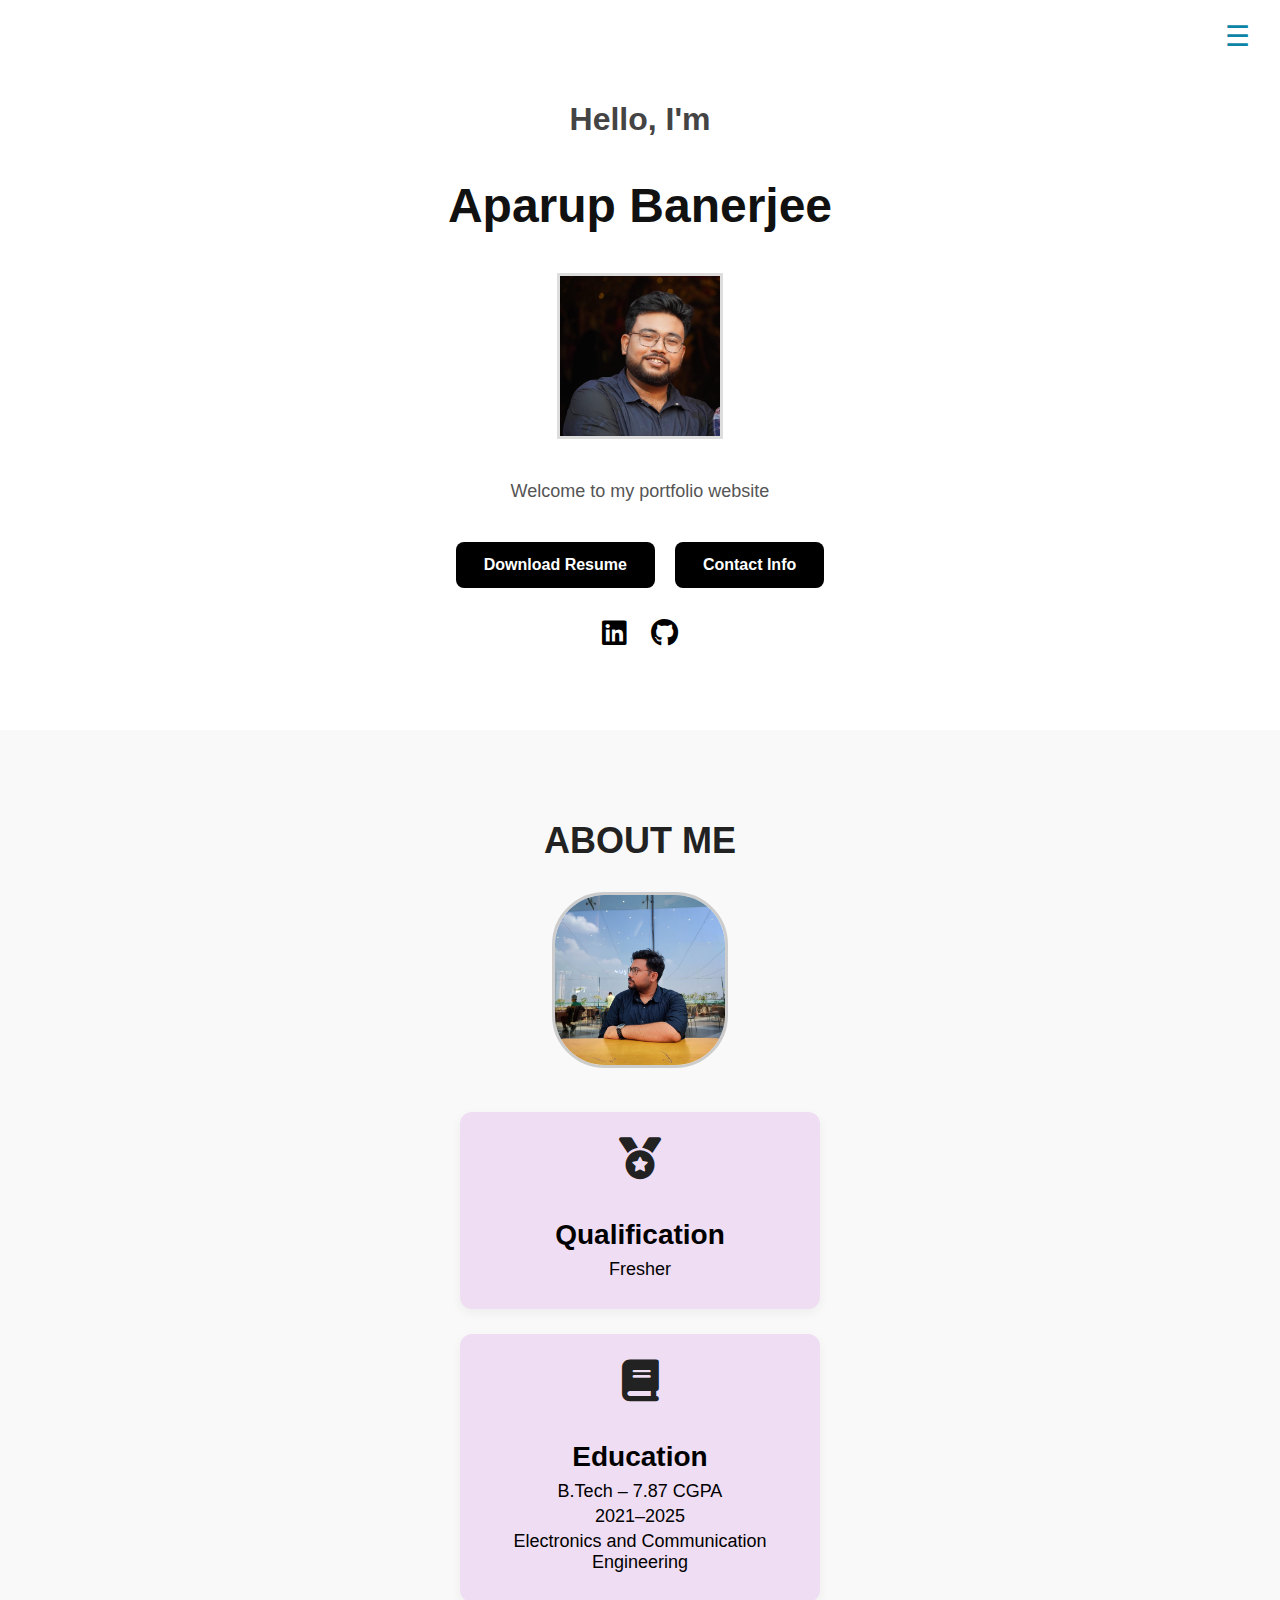
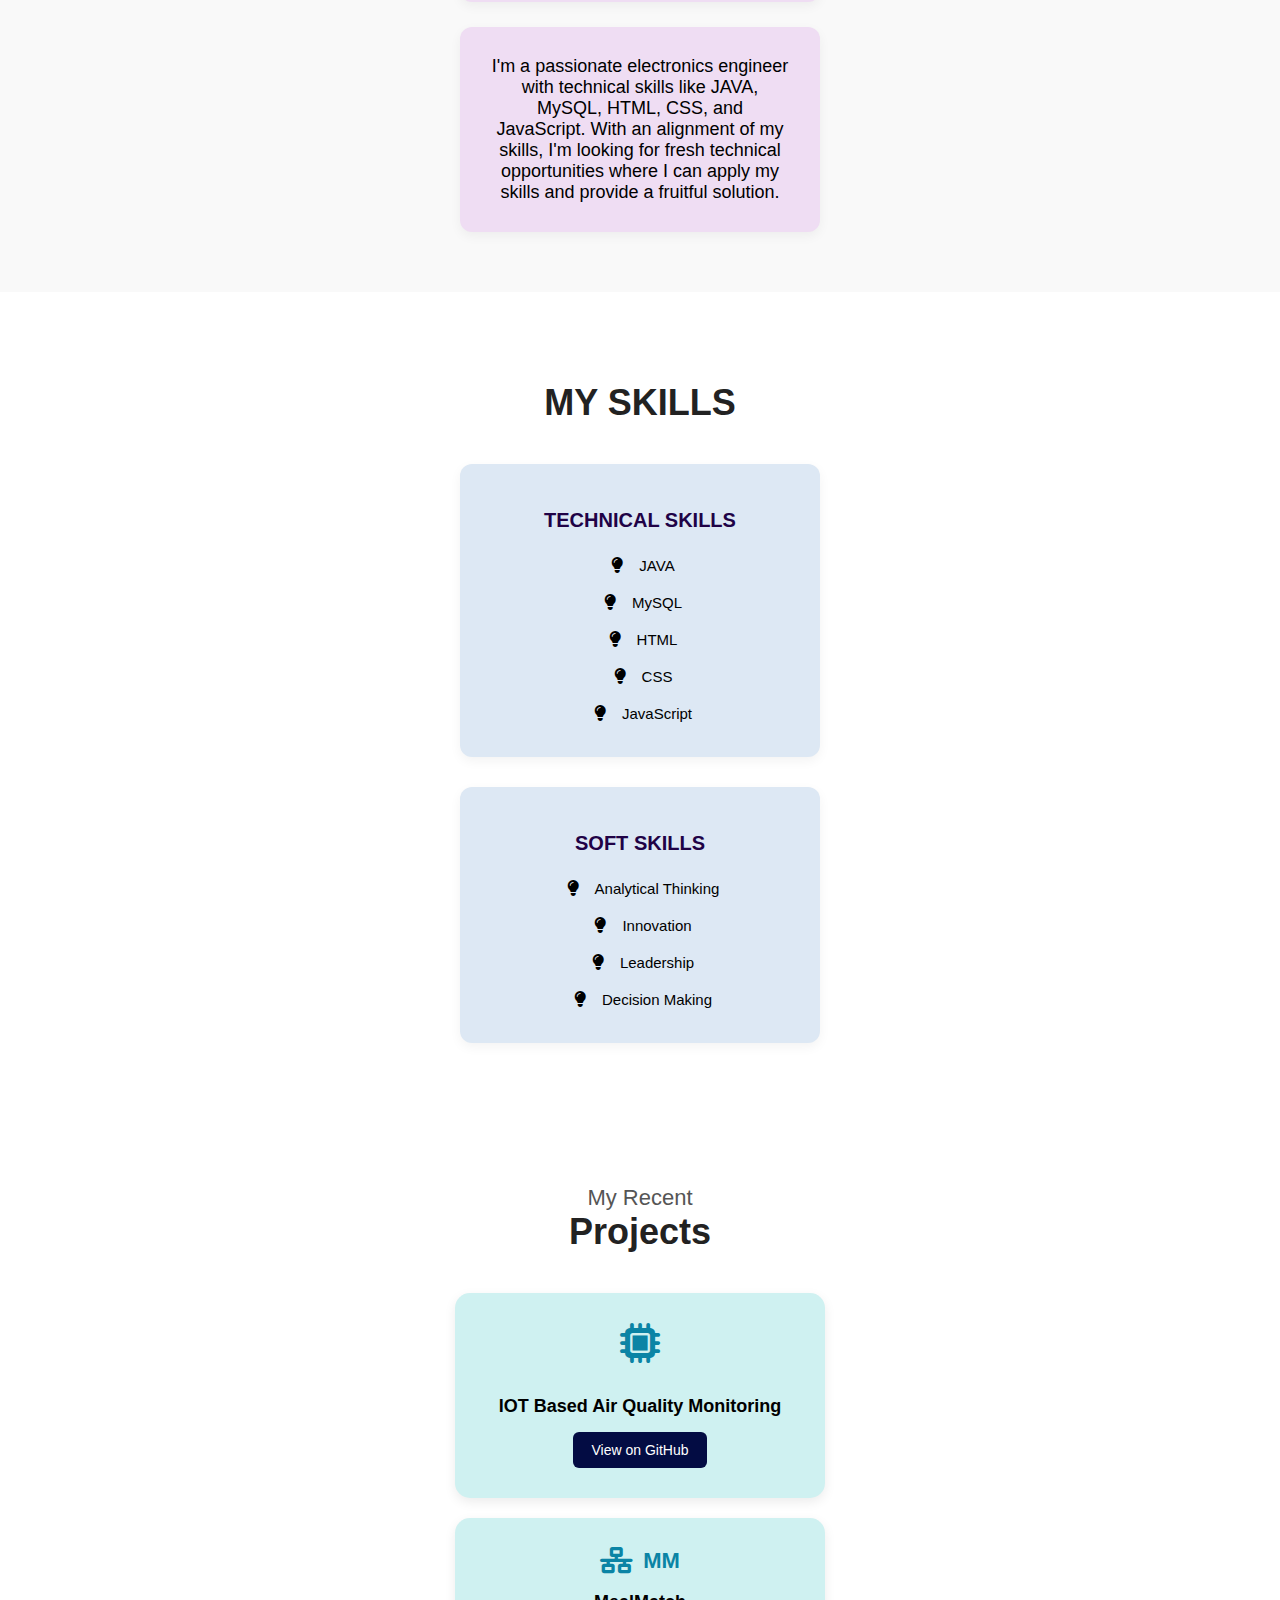
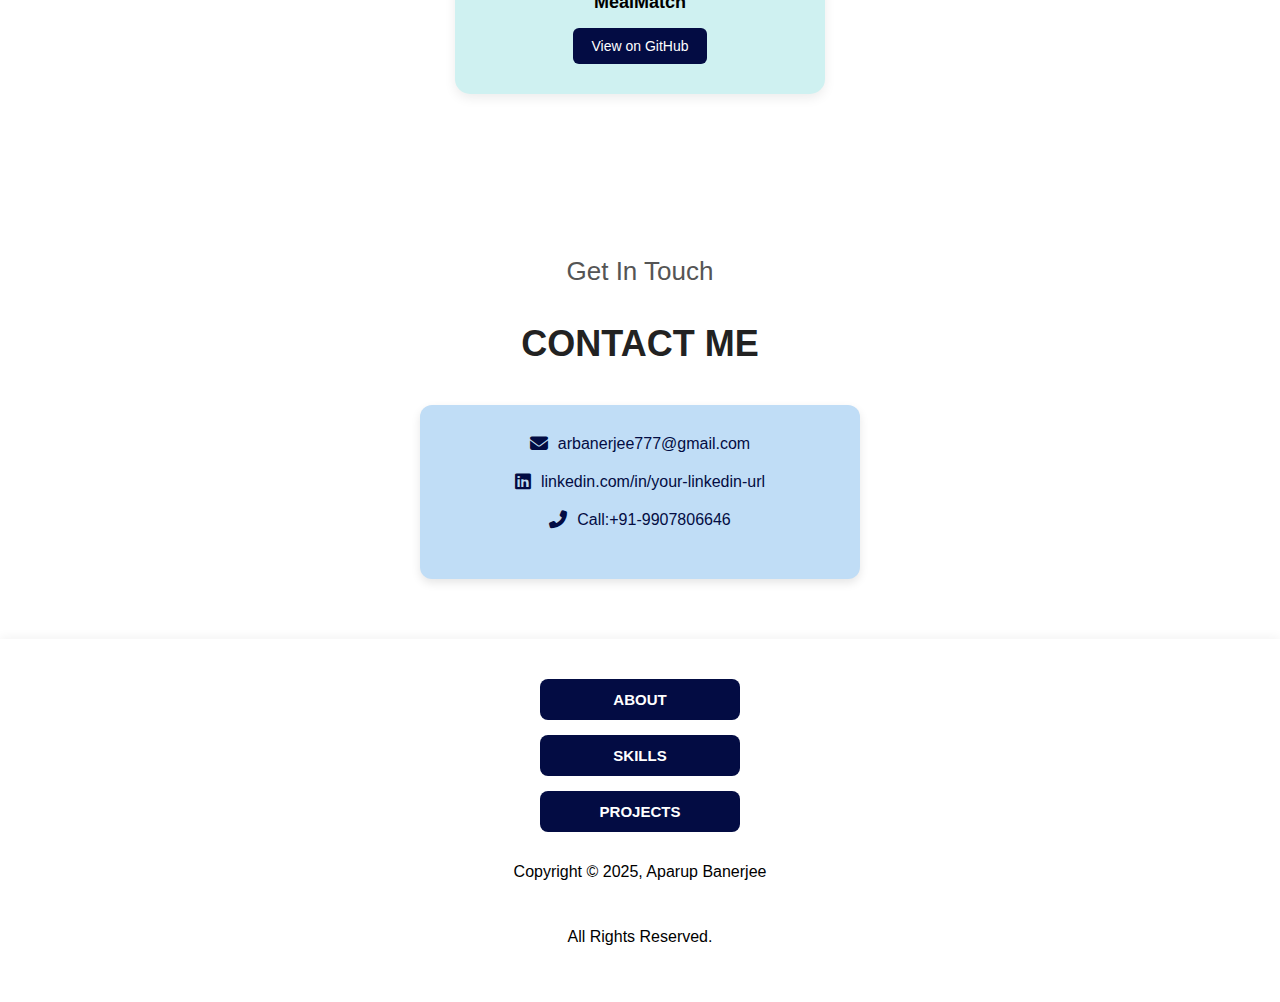
<file: index.html>
<!DOCTYPE html>
<html lang="en">
<head>
  <meta charset="UTF-8">
  <meta name="viewport" content="width=device-width, initial-scale=1.0">
  <title>Aparup Banerjee | Portfolio</title>
  <link rel="stylesheet" href="https://cdnjs.cloudflare.com/ajax/libs/font-awesome/6.5.0/css/all.min.css">
  <style>
    body {
      margin: 0;
      padding: 0;
      font-family: 'Segoe UI', sans-serif;
      background: #f1f1f1;
    }
    .menu-container {
  position: absolute;
  top: 20px;
  right: 30px;
  z-index: 999;
}

.hamburger {
  font-size: 28px;
  cursor: pointer;
  color: #0b84a5;
}

.dropdown-menu {
  display: none;
  flex-direction: column;
  background-color: #fff;
  border: 1px solid #ddd;
  border-radius: 8px;
  margin-top: 10px;
  box-shadow: 0 4px 12px rgba(0, 0, 0, 0.1);
  padding: 10px 0;
  position: absolute;
  right: 0;
  min-width: 140px;
}

.dropdown-menu a {
  padding: 10px 20px;
  text-decoration: none;
  color: #333;
  font-weight: 500;
  transition: background-color 0.2s;
}

.dropdown-menu a:hover {
  background-color: #f0f0f0;
}


    .hero {
      background-color: #ffffff;
      padding: 80px 20px;
      text-align: center;
      box-shadow: 0 4px 20px rgba(0,0,0,0.05);
    }

    .hero h1 {
      font-size: 32px;
      font-weight: 600;
      color: #444;
      margin-bottom: 10px;
    }
    .hero h2 {
      font-size: 48px;
      font-weight: 800;
      color: #111;
      margin-bottom: 20px;
    }
    .hero img {
      width: 160px;
      height: 160px;
      max-width: 100%;
      border-radius:0%;
      object-fit: cover;
      margin: 20px 0;
      border: 3px solid #ddd;
    }

    .hero p {
      font-size: 18px;
      color: #555;
      margin-bottom: 40px;
    }

    .hero-buttons {
      display: flex;
      justify-content: center;
      gap: 20px;
      margin-bottom: 30px;
      flex-wrap: wrap;
    }

    .hero-buttons a {
      text-decoration: none;
      padding: 14px 28px;
      background-color: #000;
      color: #fff;
      font-weight: 600;
      border-radius: 8px;
      transition: background-color 0.3s ease;
    }

    .hero-buttons a:hover {
      background-color: #444;
    }

    .social-links {
      margin-top: 20px;
    }

    .social-links a {
      color: #000;
      margin: 0 10px;
      font-size: 28px;
      transition: color 0.3s ease;
    }

    .social-links a:hover {
      color: #0077b5; /* LinkedIn color */
    }

    .social-links a.github:hover {
      color: #333; /* GitHub color */
    }

    .about {
  text-align: center;
  padding: 60px 20px;
  background-color: #f9f9f9;
}

.about h2 {
  font-size: 36px;
  font-weight: 700;
  margin-bottom: 30px;
  color: #222;
}

.about-image img {
  width: 170px;
  height: 170px;
  border-radius: 30%;
  object-fit: cover;
  border: 3px solid #ccc;
  margin-bottom: 40px;
}

.about-cards {
  display: flex;
  flex-direction: column;
  gap: 25px;
  align-items: center;
  justify-content: center;
}

.card {
  background: #efddf3;
  padding: 25px 30px;
  border-radius: 12px;
  box-shadow: 0 4px 12px rgba(0,0,0,0.05);
  width: 300px;
  text-align: center;
}

.card i {
  font-size: 42px;
  color: #222;
  margin-bottom: 12px;
}

.card h3 {
  font-size: 28px;
  margin-bottom: 8px;
  font-weight: 700;
}

.card p {
  font-size: 18px;
  color: #000000;
  margin: 4px 0;
}
.skills {
  padding: 60px 20px;
  background-color: #ffffff;
  text-align: center;
}

.skills h2 {
  font-size: 36px;
  font-weight: 700;
  margin-bottom: 40px;
  color: #222;
}

.skills-container {
  display: flex;
  flex-direction: column; /* Stack vertically */
  align-items: center;
  gap: 30px;
}


.skill-box {
  background: #dde8f4;
  padding: 25px 30px;
  border-radius: 12px;
  width: 300px;
  box-shadow: 0 4px 12px rgba(0,0,0,0.05);
  text-align: center; /* Center the text */
}


.skill-box h3 {
  font-size: 20px;
  margin-bottom: 15px;
  font-weight: 700;
  color: #200246;
}

.skill-box ul {
  list-style: none;
  padding-left: 0;
  padding-right: 0;
  margin: 0;
  display: flex;
  flex-direction: column;
  align-items: center
  gap : 10px; /* Align all items to the left */
}

.skill-box ul li {
  font-size: 15px;
  margin: 10px 0;
  display: flex;
  justify-content: center;
  color: #000000
  gap: 10px;
}

.skill-box ul li i {
  display: : inline-flex;
  margin-right: 10px;
  color: #000000;
  font-size: 16px;
  min-width: 24px; /* Ensures alignment */
  justify-content: center;
}
.projects {
  padding: 60px 20px;
  background-color: #ffffff;
  text-align: center;
}

.projects h2 {
  margin-bottom: 40px;
}

.subheading {
  font-size: 22px;
  font-weight: 500;
  color: #555;
}

.mainheading {
  font-size: 36px;
  font-weight: 700;
  color: #222;
}


.project-card {
  background: #cff1f1;
  margin: 20px auto;
  padding: 30px 25px;
  border-radius: 15px;
  box-shadow: 0 4px 12px rgba(0,0,0,0.08);
  width: 320px;
}

.project-icon {
  font-size: 40px;
  color: #0b84a5;
  margin-bottom: 15px;
}

.project-card h3 {
  font-size: 18px;
  font-weight: 600;
  color: #000000;
  margin-bottom: 15px;
}

.github-button {
  display: inline-block;
  padding: 10px 18px;
  background-color: #030c43;
  color: #ffffff;
  border-radius: 6px;
  text-decoration: none;
  font-size: 14px;
  font-weight: 500;
  transition: background-color 0.3s;
}

.github-button:hover {
  background-color: #030c43;
}

/* MealMatch Logo */
.mm-logo {
  display: flex;
  align-items: center;
  justify-content: center;
  gap: 10px;
  font-size: 22px;
  font-weight: bold;
  color: #0b84a5;
  margin-bottom: 10px;
}

.mm-logo i {
  font-size: 26px;
}
.contact {
  background-color: #ffffff;
  padding: 60px 20px;
  text-align: center;
}

.contact h2 {
  font-size: 26px;
  font-weight: 500;
  color: #555;
  margin-bottom: 10px;
}

.contact h3 {
  font-size: 36px;
  font-weight: 700;
  color: #222;
  margin-bottom: 40px;
}

.contact-box {
  background-color: #c0ddf6;
  max-width: 400px;
  margin: 0 auto;
  padding: 30px 20px;
  border-radius: 12px;
  box-shadow: 0 4px 10px rgba(0, 0, 0, 0.1);
}

.contact-item {
  display: flex;
  align-items: center;
  justify-content: center;
  margin-bottom: 20px;
  font-size: 16px;
  color: #333;
}

.contact-item i {
  margin-right: 10px;
  color: #030c43;
  font-size: 18px;
}

.contact-item a {
  color: #030c43;
  text-decoration: none;
  font-weight: 500;
}

.contact-item a:hover {
  text-decoration: underline;
}
.bottom-nav-vertical {
  background-color: #ffffff;
  padding: 40px 20px;
  display: flex;
  flex-direction: column;
  align-items: center;
  gap: 15px;
  box-shadow: 0 -2px 10px rgba(0, 0, 0, 0.05);
}

.nav-btn-vertical {
  width: 200px;
  padding: 12px 0;
  background-color: #030c43;
  color: #fff;
  text-decoration: none;
  font-weight: 600;
  font-size: 15px;
  border-radius: 8px;
  text-align: center;
  transition: background-color 0.3s ease;
}

.nav-btn-vertical:hover {
  background-color: #030c43;
}
  </style>
</head>
<body>
  <!-- Hamburger Menu -->
<div class="menu-container">
  <div class="hamburger" onclick="toggleMenu()">&#9776;</div>
  <div class="dropdown-menu" id="dropdownMenu">
    <a href="#about" class="nav-btn-vertical">ABOUT</a>
    <a href="#skills" class="nav-btn-vertical">SKILLS</a>
    <a href="#projects" class="nav-btn-vertical">PROJECTS</a>
    <a href="#contact" class="nav-btn-vertical">CONTACT</a>
  </div>
</div>
  <section class="hero">
    <h1>Hello, I'm</h1>
    <h2>Aparup Banerjee</h2>
    <img src="cv profile pic.jpg" alt="Aparup Banerjee">
    <p>Welcome to my portfolio website</p>

    <div class="hero-buttons">
      <a href="APARUP_BANERJEE-FRESHER4.pdf" target="_blank"  download>Download Resume</a>
      <a href="mailto: arbanerjee777@gmail.com">Contact Info</a>
    </div>

    <div class="social-links">
      <a href="https://www.linkedin.com/in/aparup-banerjee-4aa69727b?utm_source=share&utm_campaign=share_via&utm_content=profile&utm_medium=android_app" target="_blank"><i class="fab fa-linkedin"></i></a>
      <a href="https://github.com/arbanerjee17" target="_blank" class="github"><i class="fab fa-github"></i></a>
    </div>
  </section>
  <section class="about" id="about">
    <h2>ABOUT ME</h2>
  
    <!-- Profile Image -->
    <div class="about-image">
      <img src="2ND PIC.jpg" alt="Aparup Banerjee">
    </div>
  
    <!-- Info Cards -->
    <div class="about-cards">
      
      <!-- Qualification Box -->
      <div class="card">
        <i class="fas fa-medal"></i>
        <h3>Qualification</h3>
        <p>Fresher</p>
      </div>
  
      <!-- Education Box -->
      <div class="card">
        <i class="fas fa-book"></i>
        <h3>Education</h3>
        <p>B.Tech – 7.87 CGPA</p>
        <p>2021–2025</p>
        <p>Electronics and Communication Engineering</p>
      </div>
      <div class="card">
        <p>
          I'm a passionate electronics engineer with technical skills like JAVA, MySQL, HTML, CSS, and JavaScript. With an alignment of my skills, I'm looking for fresh technical opportunities where I can apply my skills and provide a fruitful solution.
        </p>
      </div>
    </div>
  </section>
  <section class="skills" id="skills">
    <h2>MY SKILLS</h2>
    <div class="skills-container">
  
      <!-- Technical Skills Box -->
      <div class="skill-box">
        <h3><b>TECHNICAL SKILLS</b></h3>
        <ul>
          <li><i class="fas fa-lightbulb"></i> JAVA</li>
          <li><i class="fas fa-lightbulb"></i>      MySQL</li>
          <li><i class="fas fa-lightbulb"></i> HTML</li>
          <li><i class="fas fa-lightbulb"></i>CSS </li>
          <li><i class="fas fa-lightbulb"></i>      JavaScript</li>
        </ul>
      </div>
  
      <!-- Soft Skills Box -->
      <div class="skill-box">
        <h3><b>SOFT SKILLS</b></h3>
        <ul>
          <li><i class="fas fa-lightbulb"></i> Analytical Thinking</li>
          <li><i class="fas fa-lightbulb"></i> Innovation</li>
          <li><i class="fas fa-lightbulb"></i> Leadership</li>
          <li><i class="fas fa-lightbulb"></i> Decision Making</li>
        </ul>
      </div>
  
    </div>
  </section>
  <section class="projects" id="projects">
    <h2>
      <span class="subheading">My Recent</span><br>
      <span class="mainheading">Projects</span>
    </h2>    
    <!-- Project 1 -->
    <div class="project-card">
      <i class="fas fa-microchip project-icon"></i>
      <h3>IOT Based Air Quality Monitoring</h3>
      <a href="https://github.com/your-iot-project" class="github-button" target="_blank">View on GitHub</a>
    </div>
  
    <!-- Project 2 -->
    <div class="project-card">
      <div class="mm-logo">
        <i class="fas fa-network-wired"></i>
        <span>MM</span>
      </div>
      <h3>MealMatch</h3>
      <a href="https://github.com/your-mealmatch-project" class="github-button" target="_blank">View on GitHub</a>
    </div>
  </section>
  <section class="contact" id="contact">
    <h2>Get In Touch</h2>
    <h3>CONTACT ME</h3>
  
    <div class="contact-box">
      <div class="contact-item">
        <i class="fas fa-envelope"></i>
        <span><a href="mailto: arbanerjee777@gmail.com">arbanerjee777@gmail.com</a></span>
      </div>
      <div class="contact-item">
        <i class="fab fa-linkedin"></i>
        <a href="https://www.linkedin.com/in/aparup-banerjee-4aa69727b?utm_source=share&utm_campaign=share_via&utm_content=profile&utm_medium=android_app" target="_blank">linkedin.com/in/your-linkedin-url</a>
      </div>
      <div class="contact-item">
        <i class="fas fa-phone-alt"></i>
        <span><a href="+91-9907806646">Call:+91-9907806646</a></span>
      </div>
    </div>
  </section>
  <section class="bottom-nav-vertical">
    <a href="#about" class="nav-btn-vertical">ABOUT</a>
    <a href="#skills" class="nav-btn-vertical">SKILLS</a>
    <a href="#projects" class="nav-btn-vertical">PROJECTS</a>
    <p class="copyright">
      Copyright &copy; 2025, Aparup Banerjee
    </p>
    <p class="rights">
      All Rights Reserved.
    </p>
  </section>  
 
</body>
</html>
</file>
